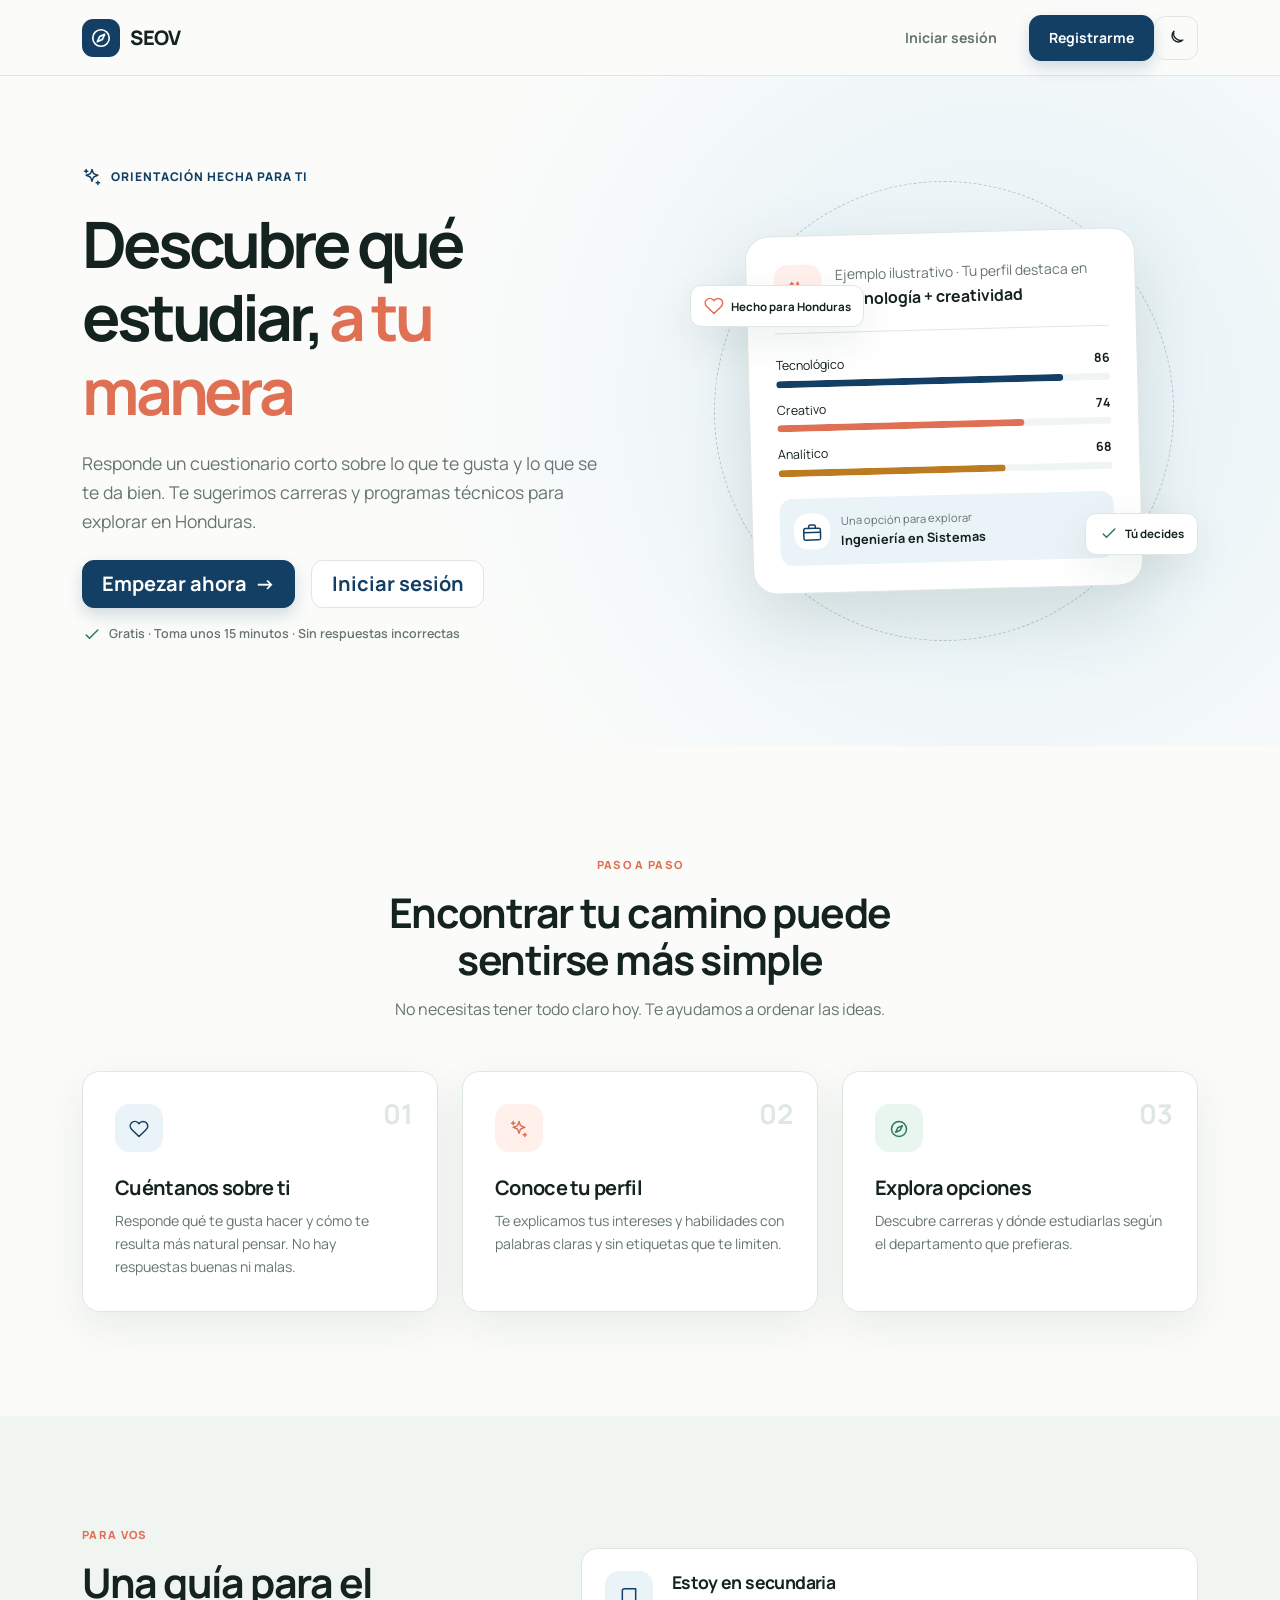
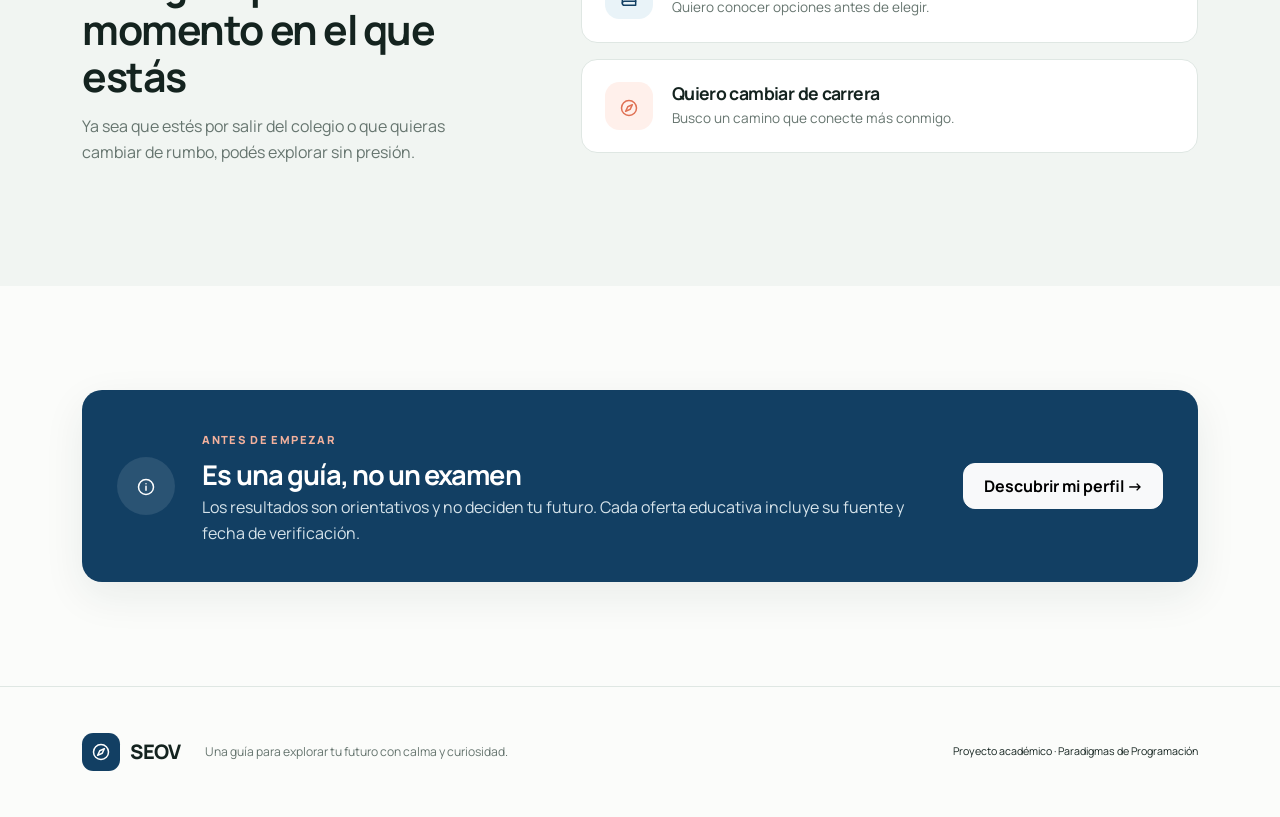
<file: frontend/index.html>
<!doctype html>
<html lang="es-HN">
  <head>
    <meta charset="UTF-8" />
    <meta name="viewport" content="width=device-width, initial-scale=1" />
    <meta
      name="description"
      content="SEOV te ayuda a explorar carreras y programas técnicos en Honduras."
    />
    <link rel="icon" href="favicon.png" />
    <title>SEOV — Descubre qué estudiar</title>
    <link rel="preconnect" href="https://fonts.googleapis.com" />
    <link rel="preconnect" href="https://fonts.gstatic.com" crossorigin />
    <link
      href="https://fonts.googleapis.com/css2?family=Manrope:wght@400;500;600;700;800&display=swap"
      rel="stylesheet"
    />
    <link
      href="https://cdn.jsdelivr.net/npm/bootstrap@5.3.3/dist/css/bootstrap.min.css"
      rel="stylesheet"
    />
    <link href="assets/css/styles.css" rel="stylesheet" />
  </head>
  <body>
    <div id="navbar"></div>
    <main>
      <section class="hero-section">
        <div class="container hero-grid">
          <div>
            <span class="eyebrow"><i data-icon="sparkles"></i> Orientación hecha para ti</span>
            <h1>Descubre qué estudiar, <em>a tu manera</em></h1>
            <p class="hero-lead">
              Responde un cuestionario corto sobre lo que te gusta y lo que se te da bien. Te
              sugerimos carreras y programas técnicos para explorar en Honduras.
            </p>
            <div class="d-grid d-sm-flex gap-3 mt-4">
              <a class="btn btn-primary btn-lg" href="pages/register.html"
                >Empezar ahora <span aria-hidden="true">→</span></a
              >
              <a class="btn btn-outline-primary btn-lg" href="pages/login.html">Iniciar sesión</a>
            </div>
            <p class="hero-note mt-3">
              <i data-icon="check"></i> Gratis · Toma unos 15 minutos · Sin respuestas incorrectas
            </p>
          </div>
          <div class="hero-visual" aria-label="Vista previa de un perfil vocacional">
            <div class="profile-preview">
              <div class="preview-heading">
                <span class="icon-box coral"><i data-icon="sparkles"></i></span>
                <div>
                  <small>Ejemplo ilustrativo · Tu perfil destaca en</small><strong>Tecnología + creatividad</strong>
                </div>
              </div>
              <div class="preview-bars">
                <div class="preview-bar">
                  <span>Tecnológico <b>86</b></span>
                  <div><i style="width: 86%"></i></div>
                </div>
                <div class="preview-bar coral-bar">
                  <span>Creativo <b>74</b></span>
                  <div><i style="width: 74%"></i></div>
                </div>
                <div class="preview-bar amber-bar">
                  <span>Analítico <b>68</b></span>
                  <div><i style="width: 68%"></i></div>
                </div>
              </div>
              <div class="career-preview">
                <span class="icon-box"><i data-icon="briefcase"></i></span>
                <div>
                  <small>Una opción para explorar</small><strong>Ingeniería en Sistemas</strong>
                </div>
                <span>→</span>
              </div>
            </div>
            <span class="floating-chip chip-a"><i data-icon="heart"></i> Hecho para Honduras</span>
            <span class="floating-chip chip-b"><i data-icon="check"></i> Tú decides</span>
          </div>
        </div>
      </section>

      <section class="section-space">
        <div class="container">
          <div class="section-heading text-center mx-auto">
            <span class="section-kicker">PASO A PASO</span>
            <h2>Encontrar tu camino puede sentirse más simple</h2>
            <p>No necesitas tener todo claro hoy. Te ayudamos a ordenar las ideas.</p>
          </div>
          <div class="row g-4">
            <div class="col-md-4">
              <article class="step-card h-100">
                <b>01</b><span class="icon-box"><i data-icon="heart"></i></span>
                <h3>Cuéntanos sobre ti</h3>
                <p>
                  Responde qué te gusta hacer y cómo te resulta más natural pensar. No hay
                  respuestas buenas ni malas.
                </p>
              </article>
            </div>
            <div class="col-md-4">
              <article class="step-card h-100">
                <b>02</b><span class="icon-box coral"><i data-icon="sparkles"></i></span>
                <h3>Conoce tu perfil</h3>
                <p>
                  Te explicamos tus intereses y habilidades con palabras claras y sin etiquetas que
                  te limiten.
                </p>
              </article>
            </div>
            <div class="col-md-4">
              <article class="step-card h-100">
                <b>03</b><span class="icon-box green"><i data-icon="compass"></i></span>
                <h3>Explora opciones</h3>
                <p>Descubre carreras y dónde estudiarlas según el departamento que prefieras.</p>
              </article>
            </div>
          </div>
        </div>
      </section>

      <section class="section-space soft-section">
        <div class="container audience-grid">
          <div>
            <span class="section-kicker">PARA VOS</span>
            <h2>Una guía para el momento en el que estás</h2>
            <p>
              Ya sea que estés por salir del colegio o que quieras cambiar de rumbo, podés explorar
              sin presión.
            </p>
          </div>
          <div class="d-grid gap-3">
            <article class="audience-card">
              <span class="icon-box"><i data-icon="book"></i></span>
              <div>
                <h3>Estoy en secundaria</h3>
                <p>Quiero conocer opciones antes de elegir.</p>
              </div>
            </article>
            <article class="audience-card">
              <span class="icon-box coral"><i data-icon="compass"></i></span>
              <div>
                <h3>Quiero cambiar de carrera</h3>
                <p>Busco un camino que conecte más conmigo.</p>
              </div>
            </article>
          </div>
        </div>
      </section>

      <section class="section-space">
        <div class="container">
          <div class="trust-card">
            <span class="trust-icon"><i data-icon="info"></i></span>
            <div>
              <span class="section-kicker">ANTES DE EMPEZAR</span>
              <h2>Es una guía, no un examen</h2>
              <p>
                Los resultados son orientativos y no deciden tu futuro. Cada oferta educativa
                incluye su fuente y fecha de verificación.
              </p>
            </div>
            <a class="btn btn-light" href="pages/register.html">Descubrir mi perfil →</a>
          </div>
        </div>
      </section>
    </main>
    <div id="footer"></div>
    <script src="https://cdn.jsdelivr.net/npm/bootstrap@5.3.3/dist/js/bootstrap.bundle.min.js"></script>
    <script type="module" src="assets/js/home.js"></script>
  </body>
</html>
</file>
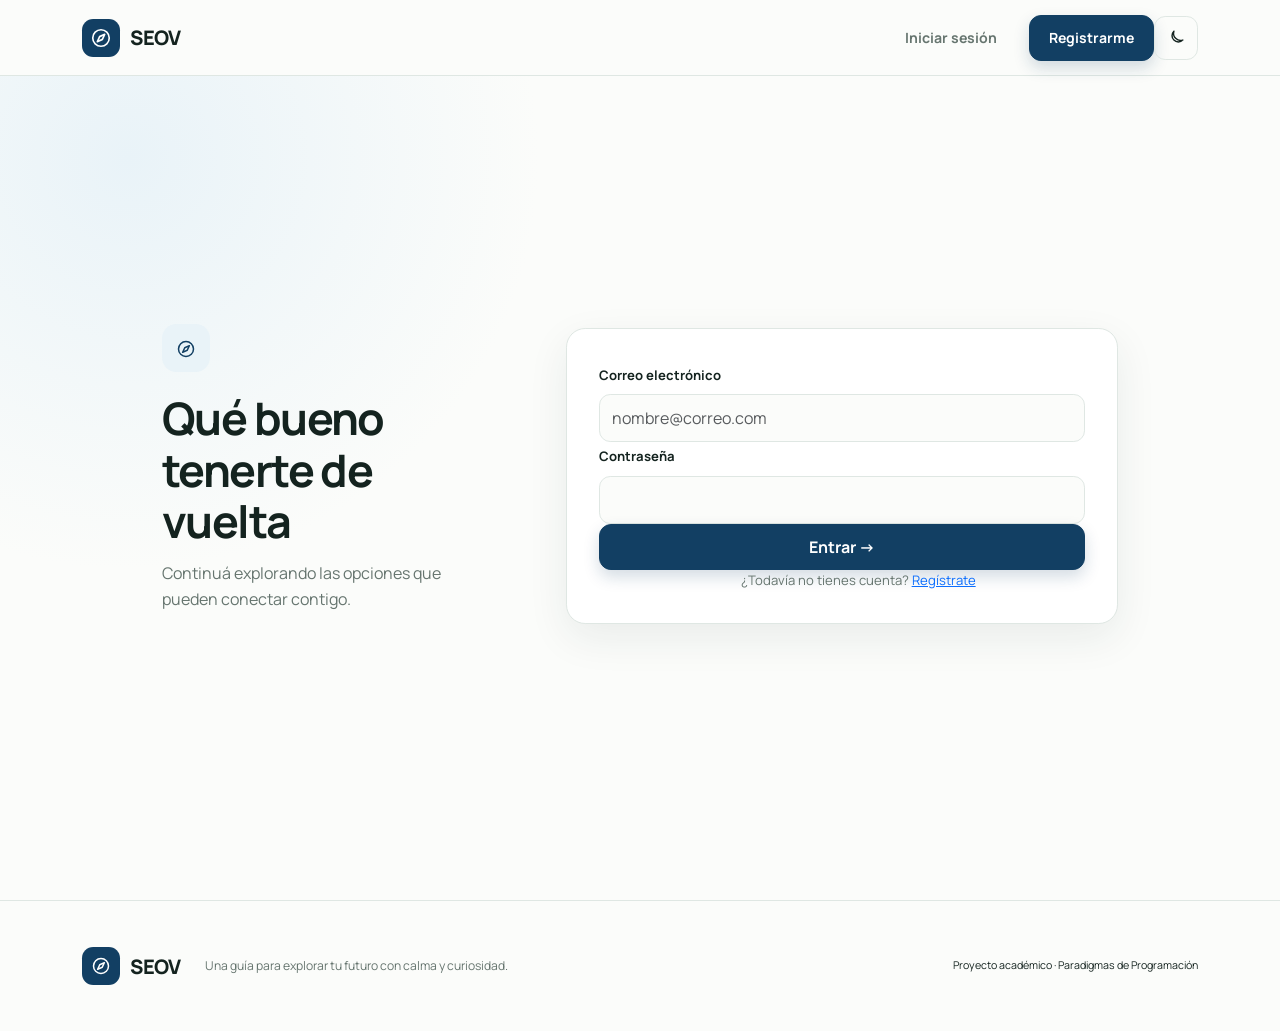
<file: frontend/pages/dashboard.html>
<!doctype html>
<html lang="es-HN">
  <head>
    <meta charset="UTF-8" />
    <meta name="viewport" content="width=device-width,initial-scale=1" />
    <link rel="icon" href="../favicon.png" />
    <title>Mi orientación — SEOV</title>
    <link
      href="https://fonts.googleapis.com/css2?family=Manrope:wght@400;500;600;700;800&display=swap"
      rel="stylesheet"
    />
    <link
      href="https://cdn.jsdelivr.net/npm/bootstrap@5.3.3/dist/css/bootstrap.min.css"
      rel="stylesheet"
    />
    <link href="../assets/css/styles.css" rel="stylesheet" />
  </head>
  <body>
    <div id="navbar"></div>
    <main class="page-shell">
      <div class="container">
        <header class="welcome-grid page-title">
          <div>
            <span class="section-kicker">HOLA, <span id="user-name">ESTUDIANTE</span></span>
            <h1>Mi orientación vocacional</h1>
            <p>
              Explora lo que te gusta, descubre tus fortalezas y encuentra opciones para investigar.
              Es una guía: no es un examen ni decide tu futuro.
            </p>
          </div>
          <div class="welcome-art"><i data-icon="compass" data-size="48"></i></div>
        </header>
        <section class="action-card">
          <span class="icon-box coral"><i data-icon="sparkles"></i></span>
          <div>
            <span class="status-pill" id="action-pill">LISTO PARA EMPEZAR</span>
            <h2 id="action-title">Descubre nuevas posibilidades</h2>
            <p id="action-text">
              Puedes empezar una evaluación nueva cuando quieras. Te tomará alrededor de 15 minutos.
            </p>
          </div>
          <a class="btn btn-primary" id="action-btn" href="evaluation.html">Comenzar →</a>
        </section>
        <section>
          <div class="list-heading">
            <div>
              <h2>Mis evaluaciones enviadas</h2>
              <p>Revisa tus resultados anteriores cuando quieras.</p>
            </div>
            <small id="evaluation-count"></small>
          </div>
          <div id="evaluations-list">
            <div class="content-card text-center">
              <div class="spinner-border text-primary" role="status">
                <span class="visually-hidden">Cargando</span>
              </div>
              <p class="mb-0 mt-2">Cargando evaluaciones…</p>
            </div>
          </div>
        </section>
      </div>
    </main>
    <div id="footer"></div>
    <script src="https://cdn.jsdelivr.net/npm/bootstrap@5.3.3/dist/js/bootstrap.bundle.min.js"></script>
    <script type="module" src="../assets/js/dashboard.js"></script>
  </body>
</html>
</file>
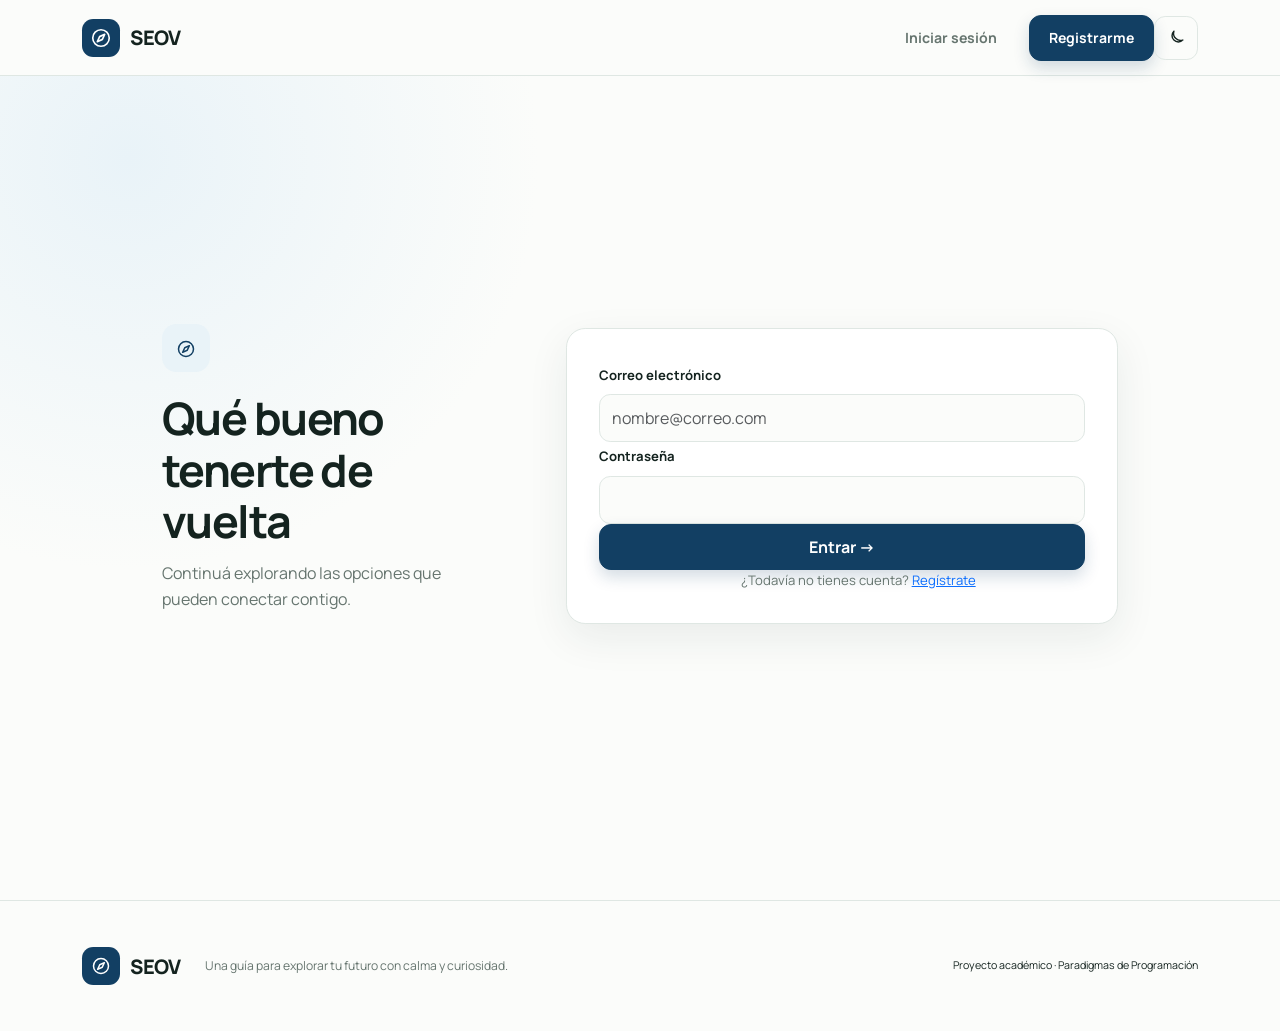
<file: frontend/pages/evaluation.html>
<!doctype html>
<html lang="es-HN">
  <head>
    <meta charset="UTF-8" />
    <meta name="viewport" content="width=device-width,initial-scale=1" />
    <link rel="icon" href="../favicon.png" />
    <title>Cuestionario — SEOV</title>
    <link
      href="https://fonts.googleapis.com/css2?family=Manrope:wght@400;500;600;700;800&display=swap"
      rel="stylesheet"
    />
    <link
      href="https://cdn.jsdelivr.net/npm/bootstrap@5.3.3/dist/css/bootstrap.min.css"
      rel="stylesheet"
    />
    <link href="../assets/css/styles.css" rel="stylesheet" />
  </head>
  <body>
    <div id="navbar"></div>
    <main class="eval-page">
      <header class="eval-progress-header">
        <div class="container eval-header-grid">
          <div>
            <span class="section-kicker" id="section-kicker">INTERESES</span>
            <div class="small fw-bold" id="page-label">Cargando…</div>
          </div>
          <div>
            <small class="d-block text-center mb-1" id="answer-count">0 de 0 respondidas</small>
            <div
              class="progress"
              role="progressbar"
              aria-label="Progreso del cuestionario"
              aria-valuenow="0"
              aria-valuemin="0"
              aria-valuemax="100"
              id="progress"
            >
              <div class="progress-bar" id="progress-bar" style="width: 0%"></div>
            </div>
          </div>
          <span class="saving-state" id="saving-state" aria-live="polite"></span>
        </div>
      </header>
      <div class="question-container">
        <div id="form-alert" class="alert mt-3" role="alert" hidden></div>
        <section class="question-intro">
          <span class="section-kicker" id="intro-kicker">INTERESES</span>
          <h1 id="section-title">¿Qué tanto te gustaría?</h1>
          <p id="section-instructions"></p>
        </section>
        <div id="questions"></div>
        <div class="alert alert-light d-flex gap-2 mt-4">
          <i data-icon="info"></i
          ><small
            >Tus respuestas se guardan automáticamente. Puedes dejar preguntas sin responder,
            pero necesitamos suficientes respuestas en cada tema para calcular tu resultado.</small
          >
        </div>
      </div>
    </main>
    <nav class="eval-actions">
      <div class="question-container eval-actions-inner">
        <button class="btn btn-outline-primary" id="prev-btn" type="button">Anterior</button
        ><span class="small text-secondary" id="page-label-bottom"></span
        ><button class="btn btn-primary" id="next-btn" type="button">Siguiente →</button>
      </div>
    </nav>
    <script src="https://cdn.jsdelivr.net/npm/bootstrap@5.3.3/dist/js/bootstrap.bundle.min.js"></script>
    <script type="module" src="../assets/js/evaluation.js"></script>
  </body>
</html>
</file>
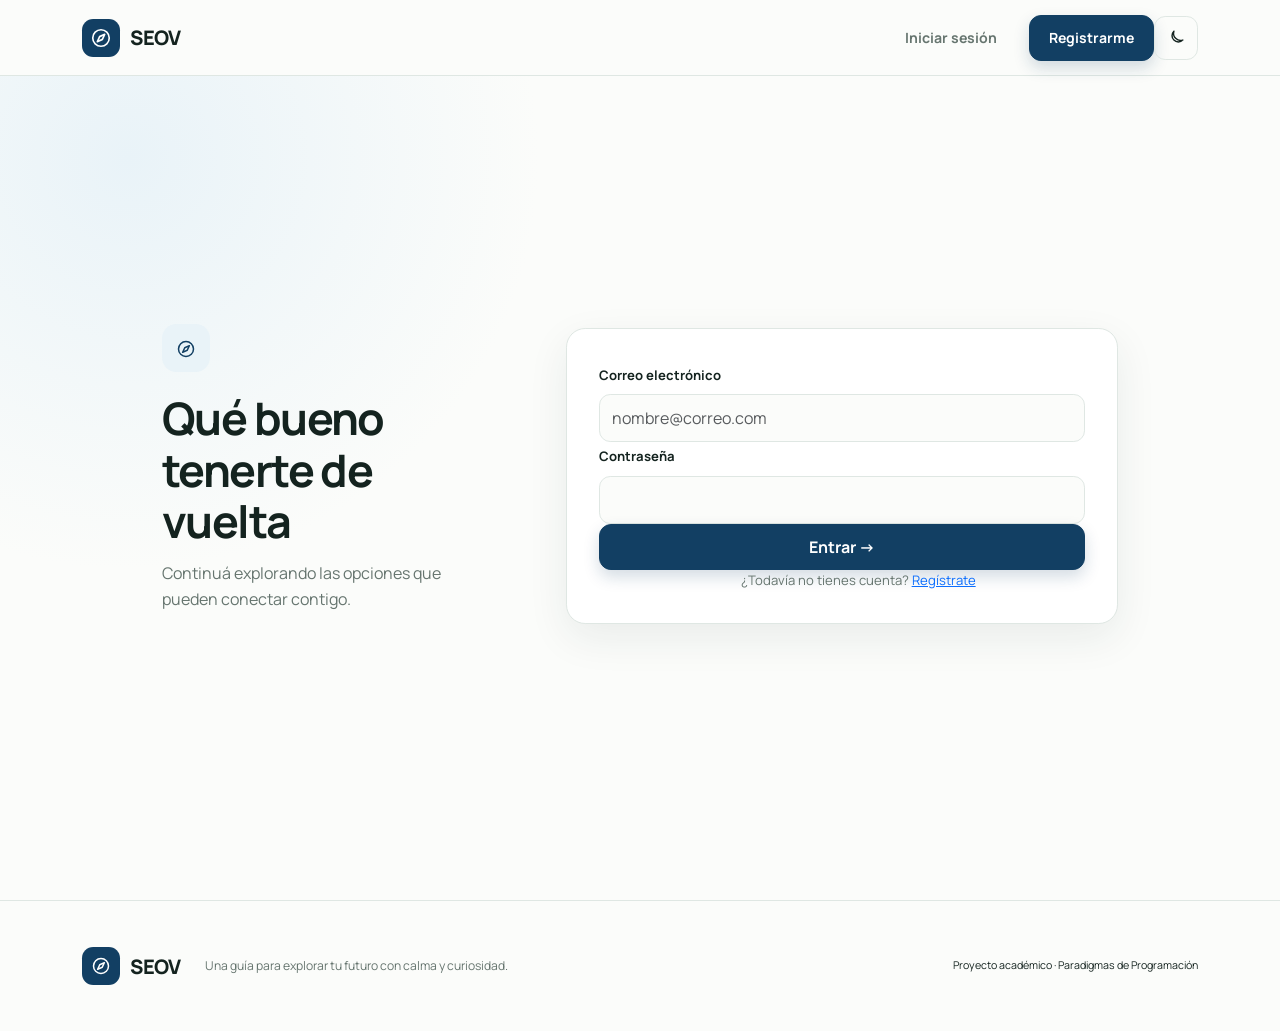
<file: frontend/pages/login.html>
<!doctype html>
<html lang="es-HN">
  <head>
    <meta charset="UTF-8" />
    <meta name="viewport" content="width=device-width,initial-scale=1" />
    <link rel="icon" href="../favicon.png" />
    <title>Iniciar sesión — SEOV</title>
    <link
      href="https://fonts.googleapis.com/css2?family=Manrope:wght@400;500;600;700;800&display=swap"
      rel="stylesheet"
    />
    <link
      href="https://cdn.jsdelivr.net/npm/bootstrap@5.3.3/dist/css/bootstrap.min.css"
      rel="stylesheet"
    />
    <link href="../assets/css/styles.css" rel="stylesheet" />
  </head>
  <body>
    <div id="navbar"></div>
    <main class="auth-page">
      <div class="container auth-grid">
        <section class="auth-intro">
          <span class="icon-box"><i data-icon="compass"></i></span>
          <h1>Qué bueno tenerte de vuelta</h1>
          <p>Continuá explorando las opciones que pueden conectar contigo.</p>
        </section>
        <form id="login-form" class="form-card" novalidate>
          <div id="form-alert" class="alert" hidden></div>
          <div>
            <label class="form-label" for="email">Correo electrónico</label
            ><input
              class="form-control"
              id="email"
              name="email"
              type="email"
              placeholder="nombre@correo.com"
              required
            />
          </div>
          <div>
            <label class="form-label" for="password">Contraseña</label
            ><input class="form-control" id="password" name="password" type="password" required />
          </div>
          <button class="btn btn-primary w-100" type="submit">Entrar →</button>
          <p class="form-switch">
            ¿Todavía no tienes cuenta? <a href="register.html">Regístrate</a>
          </p>
        </form>
      </div>
    </main>
    <div id="footer"></div>
    <script src="https://cdn.jsdelivr.net/npm/bootstrap@5.3.3/dist/js/bootstrap.bundle.min.js"></script>
    <script type="module" src="../assets/js/login.js"></script>
  </body>
</html>
</file>
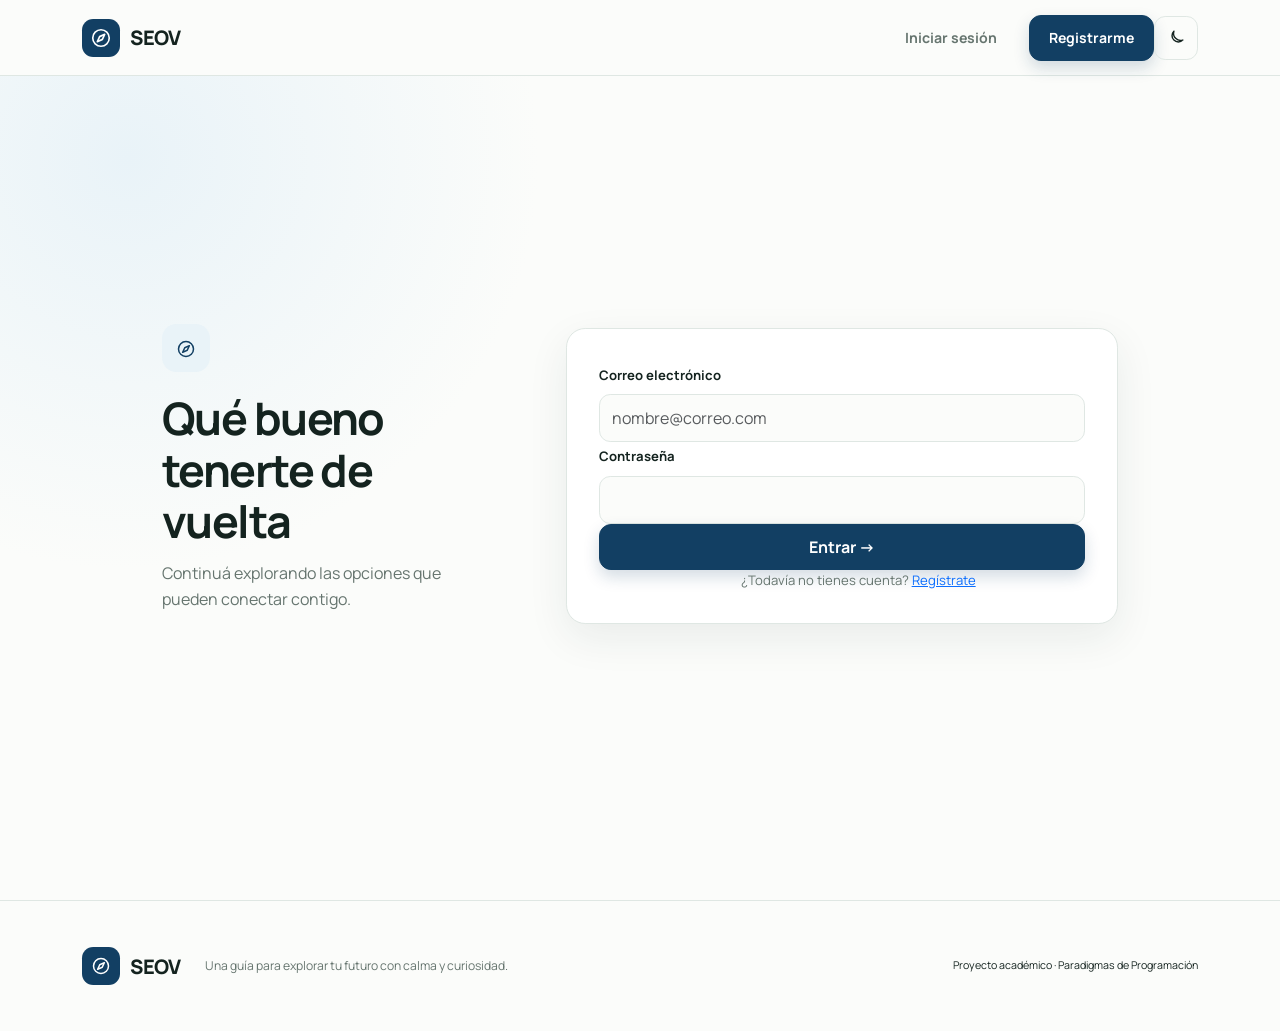
<file: frontend/pages/profile.html>
<!doctype html>
<html lang="es-HN">
  <head>
    <meta charset="UTF-8" />
    <meta name="viewport" content="width=device-width,initial-scale=1" />
    <link rel="icon" href="../favicon.png" />
    <title>Mi perfil — SEOV</title>
    <link
      href="https://fonts.googleapis.com/css2?family=Manrope:wght@400;500;600;700;800&display=swap"
      rel="stylesheet"
    />
    <link
      href="https://cdn.jsdelivr.net/npm/bootstrap@5.3.3/dist/css/bootstrap.min.css"
      rel="stylesheet"
    />
    <link href="../assets/css/styles.css" rel="stylesheet" />
  </head>
  <body>
    <div id="navbar"></div>
    <main class="page-shell">
      <div class="container" style="max-width: 760px">
        <a class="back-link" href="dashboard.html">← Volver a Mi orientación</a>
        <header class="page-title">
          <span class="section-kicker">TU CUENTA</span>
          <h1>Mi perfil</h1>
          <p>Mantén tus datos al día para mostrarte opciones cerca de donde quieres estudiar.</p>
        </header>
        <div id="form-alert" class="alert" hidden></div>
        <form id="profile-form" class="form-card">
          <div>
            <label class="form-label" for="email">Correo electrónico</label
            ><input class="form-control" id="email" type="email" readonly />
          </div>
          <div class="row g-3">
            <div class="col-sm-6">
              <label class="form-label" for="first-name">Nombre</label
              ><input class="form-control" id="first-name" name="first_name" required />
            </div>
            <div class="col-sm-6">
              <label class="form-label" for="last-name">Apellido</label
              ><input class="form-control" id="last-name" name="last_name" required />
            </div>
          </div>
          <div>
            <label class="form-label" for="education-level">Situación</label
            ><select class="form-select" id="education-level" name="education_level">
              <option value="HIGH_SCHOOL">Estudio secundaria / bachillerato</option>
              <option value="UNIVERSITY">Quiero cambiar de carrera</option>
            </select>
          </div>
          <div>
            <label class="form-label" for="department">Departamento donde quiero estudiar</label
            ><select class="form-select" id="department" name="preferred_department"></select>
          </div>
          <div class="text-end">
            <button class="btn btn-primary" type="submit">Guardar cambios</button>
          </div>
        </form>
      </div>
    </main>
    <div id="footer"></div>
    <script src="https://cdn.jsdelivr.net/npm/bootstrap@5.3.3/dist/js/bootstrap.bundle.min.js"></script>
    <script type="module" src="../assets/js/profile.js"></script>
  </body>
</html>
</file>
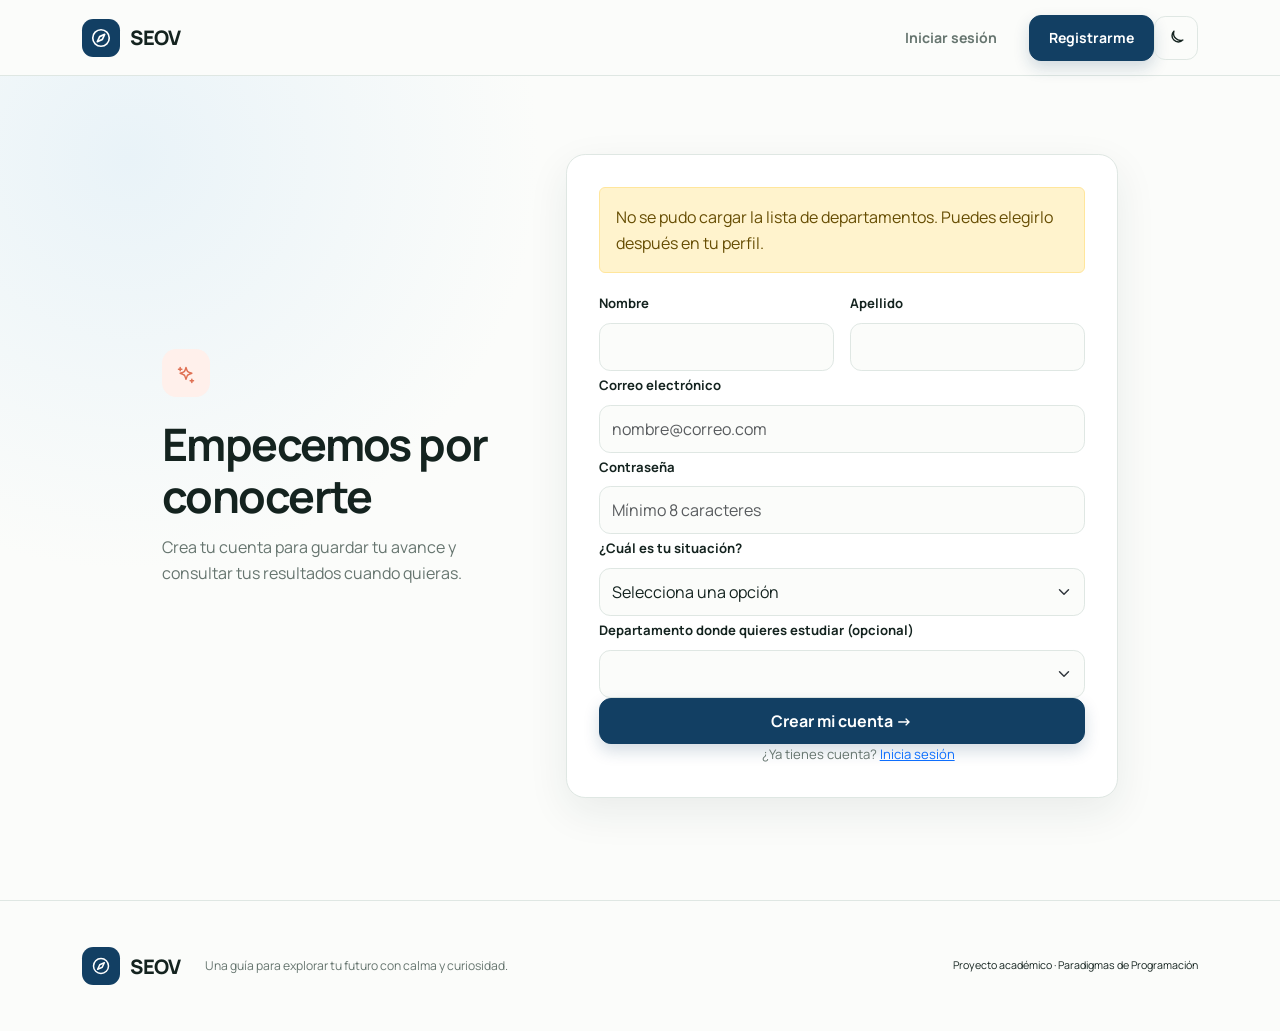
<file: frontend/pages/register.html>
<!doctype html>
<html lang="es-HN">
  <head>
    <meta charset="UTF-8" />
    <meta name="viewport" content="width=device-width,initial-scale=1" />
    <link rel="icon" href="../favicon.png" />
    <title>Registro — SEOV</title>
    <link
      href="https://fonts.googleapis.com/css2?family=Manrope:wght@400;500;600;700;800&display=swap"
      rel="stylesheet"
    />
    <link
      href="https://cdn.jsdelivr.net/npm/bootstrap@5.3.3/dist/css/bootstrap.min.css"
      rel="stylesheet"
    />
    <link href="../assets/css/styles.css" rel="stylesheet" />
  </head>
  <body>
    <div id="navbar"></div>
    <main class="auth-page">
      <div class="container auth-grid">
        <section class="auth-intro">
          <span class="icon-box coral"><i data-icon="sparkles"></i></span>
          <h1>Empecemos por conocerte</h1>
          <p>Crea tu cuenta para guardar tu avance y consultar tus resultados cuando quieras.</p>
        </section>
        <form id="register-form" class="form-card" novalidate>
          <div id="form-alert" class="alert" hidden></div>
          <div class="row g-3">
            <div class="col-sm-6">
              <label class="form-label" for="first-name">Nombre</label
              ><input class="form-control" id="first-name" name="first_name" required />
            </div>
            <div class="col-sm-6">
              <label class="form-label" for="last-name">Apellido</label
              ><input class="form-control" id="last-name" name="last_name" required />
            </div>
          </div>
          <div>
            <label class="form-label" for="email">Correo electrónico</label
            ><input
              class="form-control"
              id="email"
              name="email"
              type="email"
              placeholder="nombre@correo.com"
              required
            />
          </div>
          <div>
            <label class="form-label" for="password">Contraseña</label
            ><input
              class="form-control"
              id="password"
              name="password"
              type="password"
              minlength="8"
              placeholder="Mínimo 8 caracteres"
              required
            />
          </div>
          <div>
            <label class="form-label" for="education-level">¿Cuál es tu situación?</label
            ><select class="form-select" id="education-level" name="education_level" required>
              <option value="">Selecciona una opción</option>
              <option value="HIGH_SCHOOL">Estudio secundaria / bachillerato</option>
              <option value="UNIVERSITY">
                Soy universitario y quiero cambiar de carrera
              </option>
            </select>
          </div>
          <div>
            <label class="form-label" for="department"
              >Departamento donde quieres estudiar (opcional)</label
            ><select class="form-select" id="department" name="preferred_department"></select>
          </div>
          <button class="btn btn-primary w-100" type="submit">Crear mi cuenta →</button>
          <p class="form-switch">
            ¿Ya tienes cuenta? <a href="login.html">Inicia sesión</a>
          </p>
        </form>
      </div>
    </main>
    <div id="footer"></div>
    <script src="https://cdn.jsdelivr.net/npm/bootstrap@5.3.3/dist/js/bootstrap.bundle.min.js"></script>
    <script type="module" src="../assets/js/register.js"></script>
  </body>
</html>
</file>
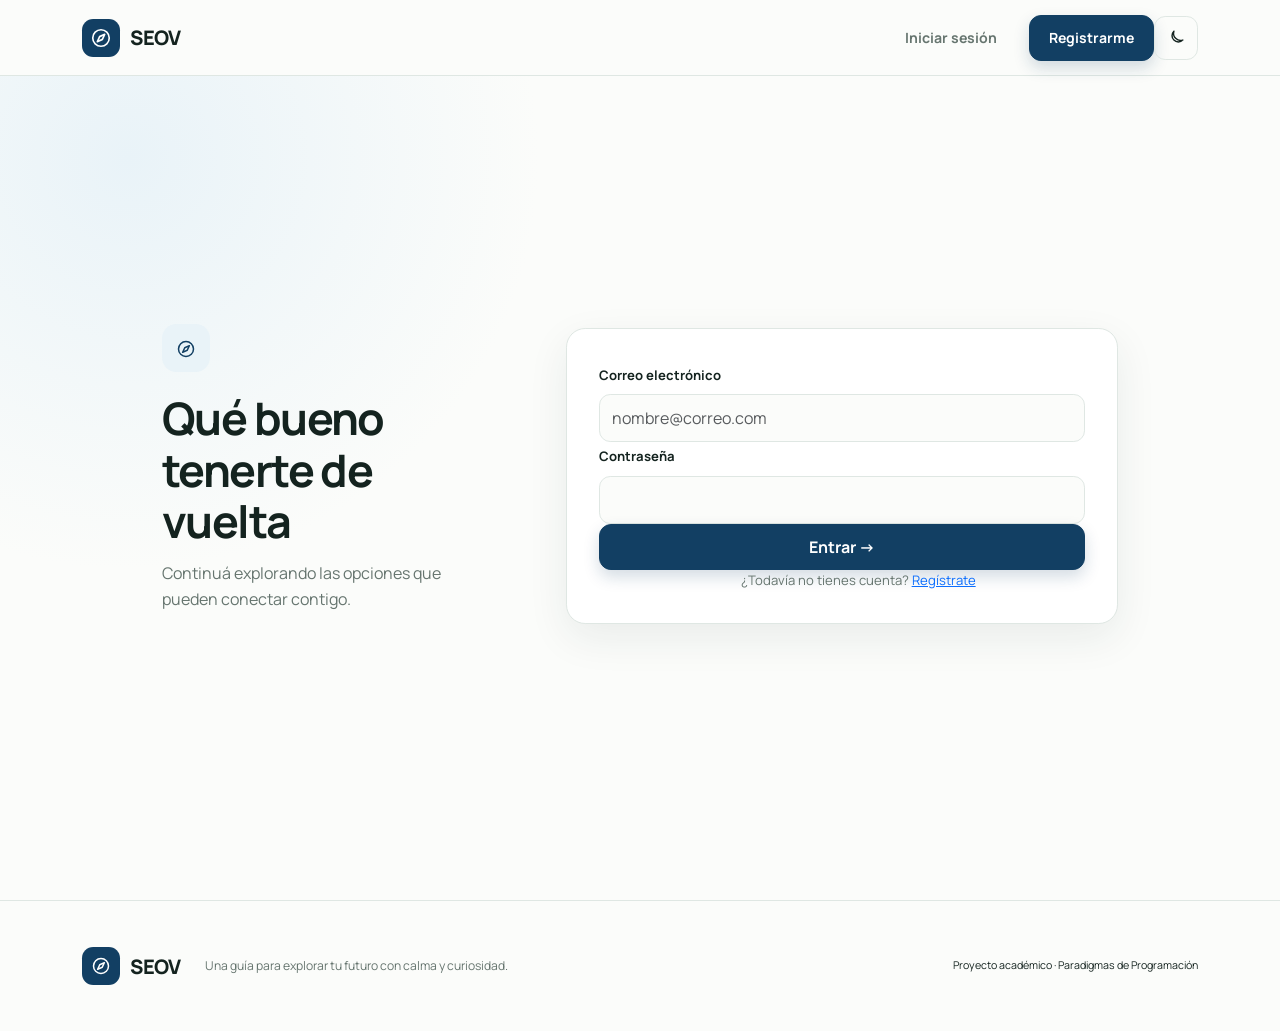
<file: frontend/pages/results.html>
<!doctype html>
<html lang="es-HN">
  <head>
    <meta charset="UTF-8" />
    <meta name="viewport" content="width=device-width,initial-scale=1" />
    <link rel="icon" href="../favicon.png" />
    <title>Tus resultados — SEOV</title>
    <link
      href="https://fonts.googleapis.com/css2?family=Manrope:wght@400;500;600;700;800&display=swap"
      rel="stylesheet"
    />
    <link
      href="https://cdn.jsdelivr.net/npm/bootstrap@5.3.3/dist/css/bootstrap.min.css"
      rel="stylesheet"
    />
    <link href="../assets/css/styles.css" rel="stylesheet" />
  </head>
  <body>
    <div id="navbar"></div>
    <main>
      <section class="results-hero">
        <div class="container">
          <a class="back-link" href="dashboard.html">← Volver a Mi orientación</a>
          <div class="results-title">
            <div>
              <span class="section-kicker">TU EVALUACIÓN</span>
              <h1>Tus resultados</h1>
              <p>
                Una mirada a lo que te interesa, tus habilidades y algunas opciones que podrían
                conectar contigo.
              </p>
            </div>
            <div class="result-actions d-flex gap-2">
              <button class="btn btn-outline-primary" onclick="window.print()" type="button">
                Imprimir / guardar PDF
              </button>
            </div>
          </div>
          <div class="alert alert-primary mb-0">
            <strong>Recuerda: esto es una guía.</strong> Estos resultados describen tus respuestas.
            No son un diagnóstico, una predicción de éxito ni deciden tu futuro académico.
          </div>
        </div>
      </section>
      <div class="container results-content">
        <div id="form-alert" class="alert" role="alert" hidden></div>
        <div id="results-loading" class="content-card text-center">
          <div class="spinner-border text-primary"></div>
          <p class="mb-0 mt-2">Preparando tus resultados…</p>
        </div>
        <div id="results-content" hidden></div>
      </div>
    </main>
    <div id="footer"></div>
    <script src="https://cdn.jsdelivr.net/npm/bootstrap@5.3.3/dist/js/bootstrap.bundle.min.js"></script>
    <script type="module" src="../assets/js/results.js"></script>
  </body>
</html>
</file>
<file: frontend/assets/css/styles.css>
:root {
  color-scheme: light;
  --seov-bg: #fbfcfa;
  --seov-surface: #fff;
  --seov-soft: #f1f5f2;
  --seov-text: #14231f;
  --seov-muted: #66756f;
  --seov-line: #dfe7e3;
  --seov-brand: #123f63;
  --seov-brand-hover: #175a8c;
  --seov-brand-soft: #e9f3f8;
  --seov-coral: #df7053;
  --seov-coral-soft: #fff0eb;
  --seov-green: #287a5e;
  --seov-green-soft: #e9f5ef;
  --seov-amber: #bd7b20;
  --seov-amber-soft: #fff4da;
  --seov-shadow: 0 14px 40px rgba(25, 56, 47, 0.08);
  --bs-primary: #123f63;
  --bs-primary-rgb: 18, 63, 99;
  --bs-body-font-family: "Manrope", sans-serif;
  --bs-body-bg: var(--seov-bg);
  --bs-body-color: var(--seov-text);
}

[data-theme="dark"] {
  color-scheme: dark;
  --seov-bg: #0d1816;
  --seov-surface: #14231f;
  --seov-soft: #192a26;
  --seov-text: #eef5f2;
  --seov-muted: #a8b8b2;
  --seov-line: #2a403a;
  --seov-brand: #74bce8;
  --seov-brand-hover: #9bd2f4;
  --seov-brand-soft: #193548;
  --seov-coral: #ef947b;
  --seov-coral-soft: #402a25;
  --seov-green: #79c8ab;
  --seov-green-soft: #1b3b30;
  --seov-amber: #e2ae59;
  --seov-amber-soft: #3b3020;
  --seov-shadow: 0 16px 45px rgba(0, 0, 0, 0.22);
  --bs-body-bg: var(--seov-bg);
  --bs-body-color: var(--seov-text);
  --bs-border-color: var(--seov-line);
  --bs-secondary-color: var(--seov-muted);
  --bs-tertiary-bg: var(--seov-soft);
}

html {
  scroll-behavior: smooth;
}
body {
  min-width: 320px;
  background: var(--seov-bg);
  color: var(--seov-text);
  font-size: 1rem;
  line-height: 1.65;
}
h1,
h2,
h3,
h4 {
  letter-spacing: -0.035em;
  font-weight: 700;
  line-height: 1.15;
}
p {
  color: var(--seov-muted);
}
.btn {
  min-height: 46px;
  display: inline-flex;
  align-items: center;
  justify-content: center;
  gap: 0.5rem;
  border-radius: 0.75rem;
  padding-inline: 1.2rem;
  font-weight: 700;
}
.btn-primary {
  --bs-btn-bg: #123f63;
  --bs-btn-border-color: #123f63;
  --bs-btn-hover-bg: #175a8c;
  --bs-btn-hover-border-color: #175a8c;
  color: white;
  box-shadow: 0 7px 16px rgba(18, 63, 99, 0.18);
}
.btn-outline-primary {
  --bs-btn-color: var(--seov-brand);
  --bs-btn-border-color: var(--seov-line);
  --bs-btn-hover-bg: var(--seov-brand-soft);
  --bs-btn-hover-color: var(--seov-brand);
  --bs-btn-hover-border-color: var(--seov-brand);
  background: var(--seov-surface);
}
.form-control,
.form-select {
  min-height: 48px;
  border-radius: 0.7rem;
  border-color: var(--seov-line);
  color: var(--seov-text);
  background-color: var(--seov-bg);
}
.form-control:focus,
.form-select:focus {
  color: var(--seov-text);
  background: var(--seov-bg);
  border-color: var(--seov-brand);
  box-shadow: 0 0 0 0.2rem color-mix(in srgb, var(--seov-brand) 18%, transparent);
}
.form-label {
  font-size: 0.82rem;
  font-weight: 700;
}
.seov-navbar {
  min-height: 76px;
  position: relative;
  z-index: 1030;
  background: color-mix(in srgb, var(--seov-bg) 93%, transparent);
  border-bottom: 1px solid var(--seov-line);
  backdrop-filter: blur(14px);
}
#navbar {
  position: sticky;
  top: 0;
  z-index: 1030;
}
.navbar-brand {
  display: inline-flex;
  align-items: center;
  gap: 0.65rem;
  color: var(--seov-text);
  font-size: 1.25rem;
  font-weight: 800;
}
.navbar-brand:hover {
  color: var(--seov-text);
}
.navbar-brand > span {
  width: 38px;
  height: 38px;
  display: grid;
  place-items: center;
  border-radius: 0.7rem;
  color: #fff;
  background: #123f63;
}
.nav-link {
  min-height: 44px;
  display: flex;
  align-items: center;
  color: var(--seov-muted);
  font-size: 0.88rem;
  font-weight: 700;
}
.nav-link:hover,
.nav-link.active {
  color: var(--seov-brand);
}
.theme-toggle {
  width: 44px;
  height: 44px;
  display: grid;
  place-items: center;
  color: var(--seov-text);
  background: transparent;
  border: 1px solid var(--seov-line);
  border-radius: 0.7rem;
}
.navbar-toggler {
  width: 44px;
  height: 44px;
  padding: 0.45rem;
  border-color: var(--seov-line);
}
[data-theme="dark"] .navbar-toggler-icon {
  filter: invert(1);
}
.hero-section {
  min-height: 670px;
  display: flex;
  align-items: center;
  overflow: hidden;
  background: radial-gradient(
    circle at 78% 48%,
    color-mix(in srgb, var(--seov-brand-soft) 80%, transparent) 0 22%,
    transparent 53%
  );
}
.hero-grid {
  display: grid;
  grid-template-columns: 1.02fr 0.98fr;
  align-items: center;
  gap: 5rem;
  padding-block: 4.5rem;
}
.eyebrow {
  display: inline-flex;
  align-items: center;
  gap: 0.55rem;
  color: var(--seov-brand);
  font-size: 0.75rem;
  font-weight: 800;
  letter-spacing: 0.08em;
  text-transform: uppercase;
}
.hero-section h1 {
  margin: 1.2rem 0 1.35rem;
  font-size: clamp(2.8rem, 5vw, 4.4rem);
  letter-spacing: -0.065em;
}
.hero-section h1 em {
  color: var(--seov-coral);
  font-style: normal;
}
.hero-lead {
  max-width: 620px;
  font-size: 1.1rem;
}
.hero-note {
  display: flex;
  align-items: center;
  gap: 0.45rem;
  font-size: 0.78rem;
  font-weight: 600;
}
.hero-note svg {
  color: var(--seov-green);
}
.hero-visual {
  min-height: 450px;
  position: relative;
  display: grid;
  place-items: center;
}
.hero-visual::before,
.hero-visual::after {
  content: "";
  position: absolute;
  border: 1px dashed color-mix(in srgb, var(--seov-brand) 25%, transparent);
  border-radius: 50%;
}
.hero-visual::before {
  width: 460px;
  height: 460px;
}
.hero-visual::after {
  width: 350px;
  height: 350px;
}
.profile-preview {
  width: min(390px, 90%);
  position: relative;
  z-index: 2;
  padding: 1.7rem;
  background: var(--seov-surface);
  border: 1px solid var(--seov-line);
  border-radius: 1.5rem;
  box-shadow: 0 25px 70px rgba(21, 64, 51, 0.15);
  transform: rotate(-1.5deg);
}
.preview-heading {
  display: flex;
  align-items: center;
  gap: 0.85rem;
  padding-bottom: 1.2rem;
  border-bottom: 1px solid var(--seov-line);
}
.preview-heading div,
.career-preview div {
  display: flex;
  flex: 1;
  flex-direction: column;
}
.preview-heading small,
.career-preview small {
  color: var(--seov-muted);
}
.icon-box {
  width: 48px;
  height: 48px;
  display: inline-grid;
  flex: 0 0 auto;
  place-items: center;
  color: var(--seov-brand);
  background: var(--seov-brand-soft);
  border-radius: 0.9rem;
}
.icon-box.coral {
  color: var(--seov-coral);
  background: var(--seov-coral-soft);
}
.icon-box.green {
  color: var(--seov-green);
  background: var(--seov-green-soft);
}
.preview-bars {
  display: grid;
  gap: 0.8rem;
  padding: 1.4rem 0;
}
.preview-bar > span {
  display: flex;
  justify-content: space-between;
  margin-bottom: 0.25rem;
  font-size: 0.78rem;
}
.preview-bar > div,
.score-track,
.affinity-track {
  height: 7px;
  overflow: hidden;
  background: var(--seov-soft);
  border-radius: 1rem;
}
.preview-bar i,
.score-track i,
.affinity-track i {
  display: block;
  height: 100%;
  background: var(--seov-brand);
  border-radius: inherit;
}
.coral-bar i {
  background: var(--seov-coral);
}
.amber-bar i {
  background: var(--seov-amber);
}
.career-preview {
  display: flex;
  align-items: center;
  gap: 0.7rem;
  padding: 0.85rem;
  background: var(--seov-brand-soft);
  border-radius: 0.8rem;
  font-size: 0.8rem;
}
.career-preview .icon-box {
  width: 36px;
  height: 36px;
  background: var(--seov-surface);
}
.floating-chip {
  position: absolute;
  z-index: 3;
  display: flex;
  align-items: center;
  gap: 0.4rem;
  padding: 0.6rem 0.8rem;
  background: var(--seov-surface);
  border: 1px solid var(--seov-line);
  border-radius: 0.7rem;
  box-shadow: var(--seov-shadow);
  font-size: 0.72rem;
  font-weight: 700;
}
.chip-a {
  left: 0;
  top: 22%;
}
.chip-b {
  right: 0;
  bottom: 18%;
}
.chip-a svg {
  color: var(--seov-coral);
}
.chip-b svg {
  color: var(--seov-green);
}
.section-space {
  padding-block: 6.5rem;
}
.soft-section {
  background: var(--seov-soft);
}
.section-heading {
  max-width: 660px;
  margin-bottom: 3rem;
}
.section-heading h2,
.audience-grid h2 {
  margin: 0.8rem 0;
  font-size: clamp(2rem, 3.2vw, 2.7rem);
}
.section-kicker {
  color: var(--seov-coral);
  font-size: 0.7rem;
  font-weight: 800;
  letter-spacing: 0.12em;
}
.step-card {
  position: relative;
  padding: 2rem;
  background: var(--seov-surface);
  border: 1px solid var(--seov-line);
  border-radius: 1.1rem;
  box-shadow: var(--seov-shadow);
}
.step-card > b {
  position: absolute;
  right: 1.5rem;
  top: 1.3rem;
  color: var(--seov-line);
  font-size: 1.7rem;
}
.step-card h3 {
  margin: 1.5rem 0 0.65rem;
  font-size: 1.25rem;
}
.step-card p {
  margin: 0;
  font-size: 0.88rem;
}
.audience-grid {
  display: grid;
  grid-template-columns: 0.8fr 1.2fr;
  align-items: center;
  gap: 5.5rem;
}
.audience-card {
  display: flex;
  align-items: center;
  gap: 1.2rem;
  padding: 1.4rem;
  background: var(--seov-surface);
  border: 1px solid var(--seov-line);
  border-radius: 1rem;
}
.audience-card h3 {
  margin: 0 0 0.2rem;
  font-size: 1.1rem;
}
.audience-card p {
  margin: 0;
  font-size: 0.85rem;
}
.trust-card {
  display: grid;
  grid-template-columns: auto 1fr auto;
  align-items: center;
  gap: 1.7rem;
  padding: 2.2rem;
  color: #fff;
  background: #123f63;
  border-radius: 1.25rem;
  box-shadow: var(--seov-shadow);
}
.trust-card h2 {
  margin: 0.5rem 0 0.2rem;
  font-size: 1.7rem;
}
.trust-card p {
  margin: 0;
  color: #d6e3ea;
}
.trust-icon {
  width: 58px;
  height: 58px;
  display: grid;
  place-items: center;
  background: rgba(255, 255, 255, 0.1);
  border-radius: 50%;
}
.trust-card .section-kicker {
  color: #f3b19d;
}
.site-footer {
  border-top: 1px solid var(--seov-line);
}
.footer-grid {
  min-height: 130px;
  display: flex;
  align-items: center;
  gap: 1.5rem;
  font-size: 0.76rem;
}
.footer-grid p {
  flex: 1;
  margin: 0;
}
.auth-page {
  min-height: calc(100vh - 76px);
  display: grid;
  place-items: center;
  padding: 4rem 0 5.5rem;
  background: radial-gradient(circle at 10% 10%, var(--seov-brand-soft), transparent 30%);
}
.auth-grid {
  display: grid;
  grid-template-columns: 0.75fr 1.25fr;
  align-items: center;
  gap: 4.5rem;
  max-width: 980px;
}
.auth-intro h1 {
  margin: 1.3rem 0 0.8rem;
  font-size: clamp(2.2rem, 4vw, 2.8rem);
}
.auth-intro p {
  max-width: 420px;
}
.form-card,
.content-card {
  padding: 2rem;
  background: var(--seov-surface);
  border: 1px solid var(--seov-line);
  border-radius: 1.2rem;
  box-shadow: var(--seov-shadow);
}
.form-switch {
  margin: 0;
  text-align: center;
  font-size: 0.82rem;
}
.page-shell {
  min-height: calc(100vh - 76px);
  padding-block: 4rem 6rem;
}
.page-title h1 {
  margin: 0.6rem 0;
  font-size: clamp(2.4rem, 5vw, 3.3rem);
}
.page-title {
  margin-bottom: 2rem;
}
.back-link {
  display: inline-block;
  margin-bottom: 1.5rem;
  color: var(--seov-brand);
  font-size: 0.85rem;
  font-weight: 700;
  text-decoration: none;
}
.welcome-grid {
  display: grid;
  grid-template-columns: 1fr auto;
  align-items: center;
  gap: 2rem;
}
.welcome-art {
  width: 110px;
  height: 110px;
  display: grid;
  place-items: center;
  color: var(--seov-brand);
  background: var(--seov-brand-soft);
  border-radius: 50%;
}
.action-card {
  display: grid;
  grid-template-columns: auto 1fr auto;
  align-items: center;
  gap: 1.5rem;
  padding: 1.7rem;
  background: var(--seov-surface);
  border: 1px solid var(--seov-line);
  border-radius: 1.1rem;
  box-shadow: var(--seov-shadow);
}
.action-card h2 {
  margin: 0.35rem 0;
  font-size: 1.45rem;
}
.action-card p {
  margin: 0;
  font-size: 0.86rem;
}
.status-pill {
  color: var(--seov-green);
  font-size: 0.62rem;
  font-weight: 800;
  letter-spacing: 0.1em;
}
.list-heading {
  display: flex;
  justify-content: space-between;
  align-items: end;
  margin: 3.5rem 0 1rem;
}
.list-heading h2 {
  margin-bottom: 0.25rem;
  font-size: 1.6rem;
}
.list-heading p {
  margin: 0;
  font-size: 0.85rem;
}
.evaluation-row {
  display: grid;
  grid-template-columns: auto 1fr auto;
  align-items: center;
  gap: 1rem;
  padding: 1.3rem;
  background: var(--seov-surface);
  border: 1px solid var(--seov-line);
  border-radius: 0.9rem;
}
.date-icon {
  width: 52px;
  height: 52px;
  display: flex;
  flex-direction: column;
  align-items: center;
  justify-content: center;
  color: var(--seov-brand);
  background: var(--seov-brand-soft);
  border-radius: 0.75rem;
  line-height: 1.1;
}
.date-icon b {
  font-size: 1.15rem;
}
.date-icon small {
  font-size: 0.58rem;
}
.evaluation-meta {
  display: flex;
  flex-direction: column;
}
.evaluation-meta small {
  color: var(--seov-muted);
}
.eval-page {
  padding-bottom: 100px;
  background: var(--seov-soft);
}
.eval-progress-header {
  position: sticky;
  top: 76px;
  z-index: 20;
  padding: 0.8rem 0;
  background: color-mix(in srgb, var(--seov-surface) 94%, transparent);
  border-bottom: 1px solid var(--seov-line);
  backdrop-filter: blur(10px);
}
.eval-header-grid {
  display: grid;
  grid-template-columns: 1fr 1.4fr 1fr;
  align-items: center;
}
.progress {
  height: 7px;
  background: var(--seov-line);
}
.progress-bar {
  background-color: var(--seov-brand);
}
.saving-state {
  justify-self: end;
  color: var(--seov-green);
  font-size: 0.75rem;
}
.question-container {
  width: min(840px, calc(100% - 2rem));
  margin-inline: auto;
}
.question-intro {
  padding: 4rem 0 2.2rem;
  text-align: center;
}
.question-intro h1 {
  margin: 0.6rem 0;
}
.question-card {
  margin-bottom: 1rem;
  padding: 1.8rem;
  background: var(--seov-surface);
  border: 1px solid var(--seov-line);
  border-radius: 1rem;
}
.question-card.answered {
  border-color: color-mix(in srgb, var(--seov-brand) 45%, var(--seov-line));
}
.question-number {
  color: var(--seov-coral);
  font-size: 0.7rem;
  font-weight: 800;
}
.question-card h2 {
  margin: 0.6rem 0 1.3rem;
  font-size: 1.2rem;
}
.answer-grid {
  display: grid;
  grid-template-columns: repeat(5, 1fr);
  gap: 0.5rem;
}
.answer-option {
  min-height: 100px;
  display: flex;
  flex-direction: column;
  align-items: center;
  justify-content: center;
  gap: 0.6rem;
  padding: 0.7rem 0.35rem;
  color: var(--seov-muted);
  background: var(--seov-bg);
  border: 1px solid var(--seov-line);
  border-radius: 0.7rem;
  font-size: 0.68rem;
  text-align: center;
}
.answer-option:hover,
.answer-option:focus {
  border-color: var(--seov-brand);
}
.answer-option.selected {
  color: var(--seov-brand);
  background: var(--seov-brand-soft);
  border-color: var(--seov-brand);
  font-weight: 700;
}
.answer-radio {
  width: 23px;
  height: 23px;
  display: grid;
  place-items: center;
  border: 2px solid var(--seov-line);
  border-radius: 50%;
}
.selected .answer-radio {
  border-color: var(--seov-brand);
}
.selected .answer-radio::after {
  content: "";
  width: 11px;
  height: 11px;
  background: var(--seov-brand);
  border-radius: 50%;
}
.clear-answer {
  float: right;
  margin-top: 0.7rem;
  padding: 0;
  color: var(--seov-muted);
  background: transparent;
  border: 0;
  font-size: 0.7rem;
  text-decoration: underline;
}
.eval-actions {
  position: fixed;
  z-index: 25;
  bottom: 0;
  width: 100%;
  padding: 0.7rem 0;
  background: var(--seov-surface);
  border-top: 1px solid var(--seov-line);
}
.eval-actions-inner {
  display: flex;
  justify-content: space-between;
  align-items: center;
}
.results-hero {
  padding: 2.5rem 0;
  background: var(--seov-soft);
  border-bottom: 1px solid var(--seov-line);
}
.results-title {
  display: flex;
  align-items: end;
  justify-content: space-between;
  gap: 2rem;
  margin: 2rem 0 1.5rem;
}
.results-title h1 {
  margin: 0.7rem 0 0.35rem;
  font-size: clamp(2.8rem, 6vw, 4rem);
}
.results-title p {
  max-width: 700px;
  margin: 0;
}
.results-content {
  padding-block: 4.5rem;
}
.result-section {
  margin-bottom: 5rem;
}
.section-title {
  display: flex;
  gap: 1rem;
  margin-bottom: 1.5rem;
}
.section-number {
  width: 40px;
  height: 40px;
  display: grid;
  flex: 0 0 auto;
  place-items: center;
  color: var(--seov-coral);
  background: var(--seov-coral-soft);
  border-radius: 0.7rem;
  font-size: 0.7rem;
  font-weight: 800;
}
.section-title h2 {
  margin: 0 0 0.35rem;
  font-size: 1.9rem;
}
.section-title p {
  margin: 0;
  font-size: 0.85rem;
}
.dimension-card {
  margin-bottom: 1rem;
  padding: 1.8rem;
  background: var(--seov-surface);
  border: 1px solid var(--seov-line);
  border-radius: 1.1rem;
  box-shadow: var(--seov-shadow);
}
.dimension-card h3 {
  margin: 0.5rem 0 1.5rem;
  font-size: 1.4rem;
}
.dimension-grid {
  display: grid;
  grid-template-columns: 0.7fr 1.3fr;
  align-items: center;
  gap: 3rem;
}
.radar-chart {
  width: min(260px, 100%);
  margin: auto;
}
.radar-grid {
  fill: none;
  stroke: var(--seov-line);
}
.radar-axis {
  stroke: var(--seov-line);
}
.radar-shape {
  fill: color-mix(in srgb, var(--seov-brand) 20%, transparent);
  stroke: var(--seov-brand);
  stroke-width: 2;
}
.scores {
  display: grid;
  gap: 0.9rem;
}
.score-meta {
  display: grid;
  grid-template-columns: 1fr auto 55px;
  align-items: center;
  gap: 0.6rem;
  margin-bottom: 0.3rem;
  font-size: 0.75rem;
}
.score-meta b:last-child {
  color: var(--seov-muted);
  text-align: right;
}
.level-badge,
.profile-chip,
.career-badge {
  display: inline-block;
  padding: 0.22rem 0.55rem;
  border-radius: 2rem;
  font-size: 0.58rem;
  font-weight: 800;
}
.level-high {
  color: var(--seov-green);
  background: var(--seov-green-soft);
}
.level-medium {
  color: var(--seov-amber);
  background: var(--seov-amber-soft);
}
.level-low {
  color: var(--seov-muted);
  background: var(--seov-soft);
}
.score-track .high {
  background: var(--seov-green);
}
.score-track .medium {
  background: var(--seov-amber);
}
.score-track .low {
  background: #7f98a8;
}
.reasoning-card {
  padding: 1.5rem;
  background: var(--seov-surface);
  border: 1px solid var(--seov-line);
  border-radius: 1rem;
}
.profile-chip {
  margin: 0 0.35rem 0.5rem 0;
  padding: 0.45rem 0.75rem;
  color: var(--seov-brand);
  background: var(--seov-brand-soft);
  font-size: 0.72rem;
}
.reasoning-list {
  color: var(--seov-muted);
  font-size: 0.85rem;
}
.careers-heading {
  display: flex;
  align-items: end;
  justify-content: space-between;
  gap: 2rem;
}
.department-field {
  width: 260px;
  flex: 0 0 auto;
}
.career-list {
  display: grid;
  gap: 1.2rem;
}
.career-card {
  overflow: hidden;
  background: var(--seov-surface);
  border: 1px solid var(--seov-line);
  border-radius: 1.1rem;
  box-shadow: var(--seov-shadow);
}
.career-main {
  display: grid;
  grid-template-columns: auto 1fr 145px;
  gap: 1.2rem;
  padding: 1.6rem;
}
.career-rank {
  width: 42px;
  height: 42px;
  display: grid;
  place-items: center;
  color: var(--seov-brand);
  background: var(--seov-brand-soft);
  border-radius: 0.7rem;
  font-weight: 800;
}
.career-badge {
  border-radius: 0.35rem;
  text-transform: uppercase;
  letter-spacing: 0.03em;
}
.type-badge {
  color: var(--seov-brand);
  background: var(--seov-brand-soft);
}
.origin-badge {
  color: var(--seov-muted);
  background: var(--seov-soft);
}
.career-info h3 {
  margin: 0.7rem 0 0.15rem;
  font-size: 1.55rem;
}
.career-area {
  color: var(--seov-coral);
  font-size: 0.7rem;
  font-weight: 700;
}
.career-description {
  margin: 0.8rem 0;
  font-size: 0.8rem;
}
.work-field {
  font-size: 0.72rem;
}
.work-field span {
  display: block;
  color: var(--seov-muted);
}
.affinity {
  text-align: right;
}
.affinity strong {
  display: block;
  margin: 0.7rem 0 0.2rem;
  font-size: 1.7rem;
}
.affinity small {
  color: var(--seov-muted);
  font-size: 0.65rem;
}
.affinity-track {
  width: 100%;
}
.affinity-track i {
  background: var(--seov-green);
}
.career-toggle {
  width: 100%;
  min-height: 50px;
  display: flex;
  align-items: center;
  justify-content: space-between;
  padding: 0 1.6rem;
  color: var(--seov-brand);
  background: var(--seov-bg);
  border: 0;
  border-top: 1px solid var(--seov-line);
  font-size: 0.76rem;
  font-weight: 700;
}
.career-reason {
  padding: 1.3rem 1.6rem;
  background: var(--seov-brand-soft);
  border-top: 1px solid var(--seov-line);
  font-size: 0.8rem;
}
.offers {
  padding: 1.3rem 1.6rem;
  border-top: 1px solid var(--seov-line);
}
.offer {
  display: grid;
  grid-template-columns: auto 1fr;
  gap: 0.8rem;
  padding: 0.9rem;
  background: var(--seov-bg);
  border: 1px solid var(--seov-line);
  border-radius: 0.75rem;
  font-size: 0.73rem;
}
.institution-mark {
  width: 40px;
  height: 40px;
  display: grid;
  place-items: center;
  color: #fff;
  background: #123f63;
  border-radius: 0.55rem;
  font-weight: 800;
}
.offer-meta {
  color: var(--seov-muted);
}
.no-offer {
  padding: 0.9rem 1.6rem;
  color: var(--seov-muted);
  background: var(--seov-soft);
  border-top: 1px solid var(--seov-line);
  font-size: 0.75rem;
}
.final-notice {
  padding: 1.2rem;
  background: var(--seov-soft);
  border-radius: 0.85rem;
  font-size: 0.76rem;
}

@media (max-width: 991.98px) {
  .seov-navbar {
    min-height: 68px;
  }
  .navbar-collapse {
    padding: 1rem 0;
  }
  .hero-grid {
    grid-template-columns: 1fr;
    gap: 2rem;
  }
  .hero-section h1 {
    font-size: 3.2rem;
  }
  .hero-visual {
    min-height: 410px;
  }
  .audience-grid,
  .auth-grid {
    grid-template-columns: 1fr;
    gap: 2.5rem;
  }
  .auth-intro {
    text-align: center;
  }
  .auth-intro p {
    margin-inline: auto;
  }
  .dimension-grid {
    grid-template-columns: 1fr;
    gap: 1.5rem;
  }
  .eval-progress-header {
    top: 68px;
  }
}
@media (max-width: 767.98px) {
  .section-space {
    padding-block: 4.5rem;
  }
  .hero-section {
    min-height: auto;
  }
  .hero-grid {
    padding-block: 3.4rem 2.7rem;
  }
  .hero-section h1 {
    font-size: 2.8rem;
  }
  .hero-visual::before {
    width: 360px;
    height: 360px;
  }
  .hero-visual::after {
    width: 290px;
    height: 290px;
  }
  .chip-a {
    left: 0;
  }
  .chip-b {
    right: 0;
  }
  .trust-card {
    grid-template-columns: auto 1fr;
  }
  .trust-card .btn {
    grid-column: 1 / -1;
  }
  .footer-grid {
    flex-wrap: wrap;
    padding-block: 1.5rem;
  }
  .footer-grid p {
    flex-basis: 60%;
  }
  .action-card {
    grid-template-columns: auto 1fr;
  }
  .action-card .btn {
    grid-column: 1 / -1;
  }
  .welcome-art {
    display: none;
  }
  .evaluation-row {
    grid-template-columns: auto 1fr;
  }
  .evaluation-row .btn {
    grid-column: 2;
    justify-self: start;
  }
  .answer-grid {
    grid-template-columns: 1fr;
  }
  .answer-option {
    min-height: 55px;
    flex-direction: row;
    justify-content: flex-start;
    padding-inline: 1rem;
    text-align: left;
    font-size: 0.8rem;
  }
  .eval-header-grid {
    grid-template-columns: 1fr 1.3fr;
  }
  .saving-state {
    display: none;
  }
  .careers-heading {
    display: block;
  }
  .department-field {
    width: 100%;
    margin-bottom: 1.5rem;
  }
  .career-main {
    grid-template-columns: auto 1fr;
  }
  .affinity {
    grid-column: 2;
    text-align: left;
    max-width: 190px;
  }
}
@media (max-width: 575.98px) {
  .hero-section h1 {
    font-size: 2.55rem;
  }
  .hero-visual {
    min-height: 370px;
  }
  .profile-preview {
    padding: 1.3rem;
  }
  .floating-chip {
    font-size: 0.62rem;
  }
  .section-heading {
    text-align: left !important;
  }
  .trust-card {
    grid-template-columns: 1fr;
    padding: 1.6rem;
  }
  .form-card,
  .content-card {
    padding: 1.3rem;
  }
  .question-intro {
    padding-top: 3rem;
    text-align: left;
  }
  .question-card {
    padding: 1.3rem 1rem;
  }
  .eval-actions-inner > span {
    display: none;
  }
  .results-title {
    display: block;
  }
  .section-title h2 {
    font-size: 1.55rem;
  }
  .dimension-card {
    padding: 1.3rem 1rem;
  }
  .radar-chart {
    display: none;
  }
  .career-main {
    padding: 1.3rem 1rem;
    gap: 0.75rem;
  }
  .career-info h3 {
    font-size: 1.35rem;
  }
  .affinity {
    grid-column: 1 / -1;
    padding-left: 3.4rem;
  }
  .career-toggle,
  .offers {
    padding-inline: 1rem;
  }
}
@media print {
  #navbar,
  #footer,
  .result-actions,
  .career-toggle,
  .back-link {
    display: none !important;
  }
  :root {
    --seov-bg: #fff;
    --seov-surface: #fff;
    --seov-text: #000;
    --seov-muted: #555;
    --seov-line: #ddd;
  }
  .result-section,
  .career-card {
    break-inside: avoid;
  }
  .results-content {
    padding-block: 1rem;
  }
}

/* Pasaje de lectura de una pregunta (cuestionario) */
.question-passage {
  margin: 0 0 1rem;
  padding: 0.75rem 1rem;
  border-left: 4px solid var(--seov-brand);
  background: rgba(127, 127, 127, 0.08);
  border-radius: 0 12px 12px 0;
  font-style: italic;
  white-space: pre-line;
}
.question-card h2 {
  white-space: pre-line;
}
</file>
